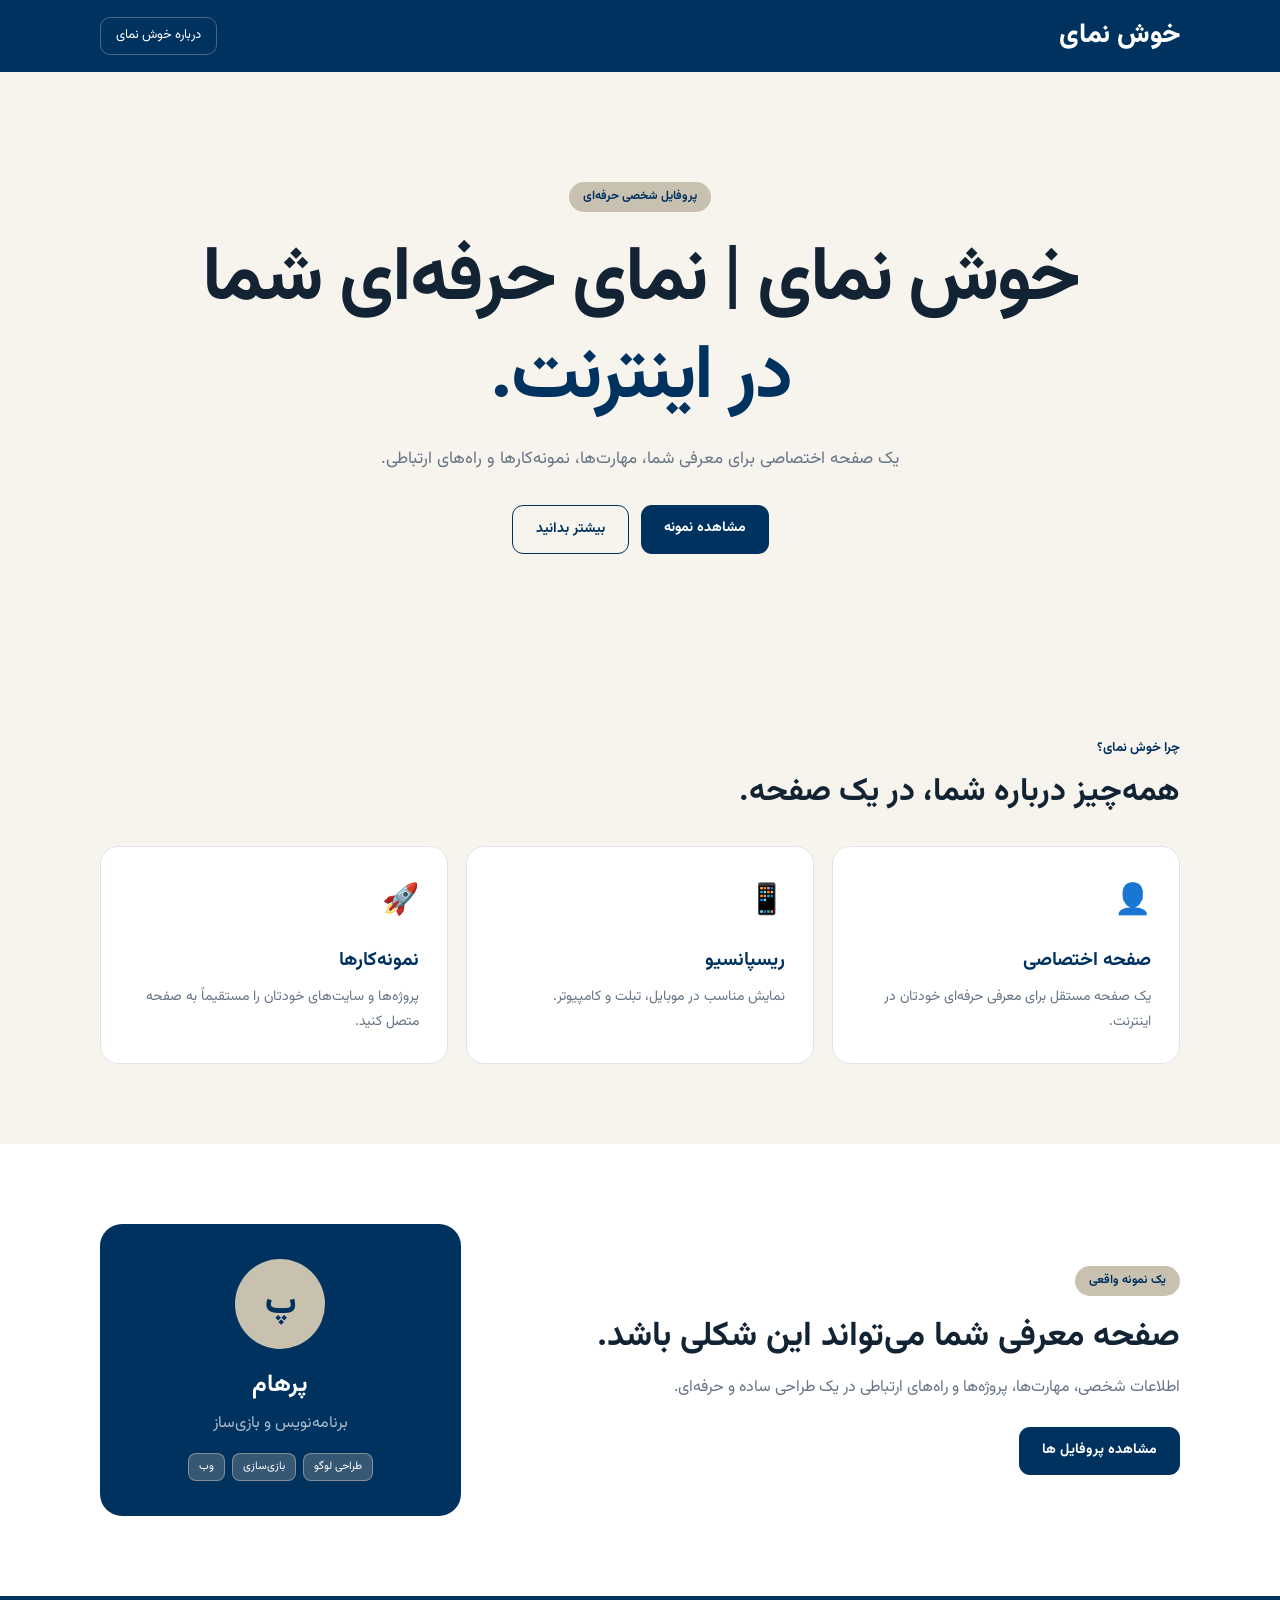
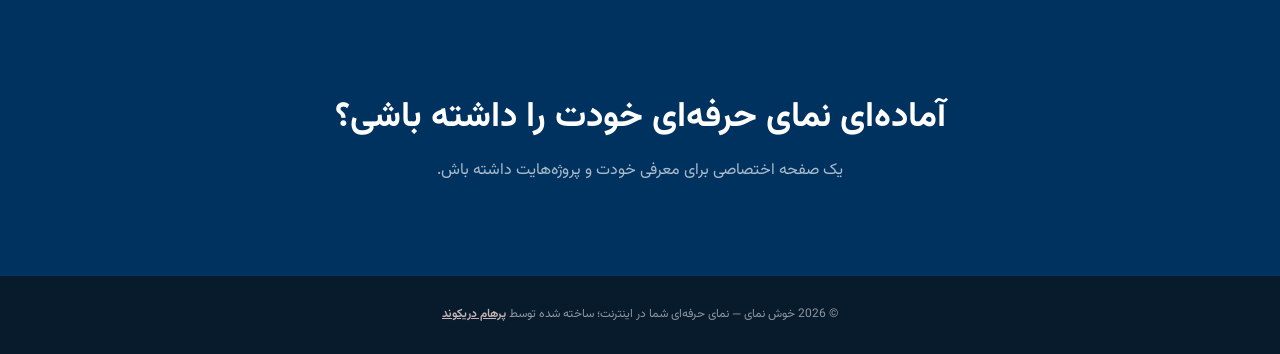
<file: index.html>
<!DOCTYPE html>
<html lang="fa" dir="rtl">

<head>

    <meta charset="UTF-8">

    <meta name="viewport" content="width=device-width, initial-scale=1.0">
    <link rel="icon" type="image/webp" href="logo.webp">
    <title>
        خوش نمای | نمای حرفه‌ای شما در اینترنت
    </title>
    <link href="https://fonts.googleapis.com/css2?family=Vazirmatn:wght@100..900&display=swap" rel="stylesheet">

    <meta name="description" content="خوش نمای؛ صفحه معرفی شخصی حرفه‌ای برای حضور بهتر شما در اینترنت.">

    <link rel="stylesheet" href="css/style.css">

</head>


<body>

    <!-- ================================
         Header
    ================================= -->

    <header>

        <div class="container nav">

            <a href="./" class="brand">
                خوش نمای
            </a>

            <a href="#about" class="nav-link">
                درباره خوش نمای
            </a>

        </div>

    </header>


    <main>

        <!-- ================================
             Hero
        ================================= -->

        <section class="hero">

            <div class="container hero-content">

                <span class="badge">
                    پروفایل شخصی حرفه‌ای
                </span>

                <h1>
                    خوش نمای | نمای حرفه‌ای شما
                    <br>
                    <span>در اینترنت.</span>
                </h1>

                <p>
                    یک صفحه اختصاصی برای معرفی شما،
                    مهارت‌ها، نمونه‌کارها و راه‌های ارتباطی.
                </p>

                <div class="hero-actions">

                    <a href="profiles/parham/" class="button primary">
                        مشاهده نمونه
                    </a>

                    <a href="#about" class="button secondary">
                        بیشتر بدانید
                    </a>

                </div>

            </div>

        </section>


        <!-- ================================
             Features
        ================================= -->

        <section id="about" class="section">

            <div class="container">

                <div class="section-heading">

                    <span>
                        چرا خوش نمای؟
                    </span>

                    <h2>
                        همه‌چیز درباره شما،
                        در یک صفحه.
                    </h2>

                </div>


                <div class="features">

                    <article class="feature-card">

                        <div class="feature-icon">
                            👤
                        </div>

                        <h3>
                            صفحه اختصاصی
                        </h3>

                        <p>
                            یک صفحه مستقل برای معرفی
                            حرفه‌ای خودتان در اینترنت.
                        </p>

                    </article>


                    <article class="feature-card">

                        <div class="feature-icon">
                            📱
                        </div>

                        <h3>
                            ریسپانسیو
                        </h3>

                        <p>
                            نمایش مناسب در موبایل،
                            تبلت و کامپیوتر.
                        </p>

                    </article>


                    <article class="feature-card">

                        <div class="feature-icon">
                            🚀
                        </div>

                        <h3>
                            نمونه‌کارها
                        </h3>

                        <p>
                            پروژه‌ها و سایت‌های خودتان
                            را مستقیماً به صفحه متصل کنید.
                        </p>

                    </article>

                </div>

            </div>

        </section>


        <!-- ================================
             Profile Showcase
        ================================= -->

        <section class="showcase section">

            <div class="container showcase-content">

                <div>

                    <span class="badge">
                        یک نمونه واقعی
                    </span>

                    <h2>
                        صفحه معرفی شما
                        می‌تواند این شکلی باشد.
                    </h2>

                    <p>
                        اطلاعات شخصی، مهارت‌ها،
                        پروژه‌ها و راه‌های ارتباطی
                        در یک طراحی ساده و حرفه‌ای.
                    </p>

                    <a href="./profiles.html" class="button primary">
                        مشاهده پروفایل ها
                    </a>

                </div>


                <div class="showcase-card">

                    <div class="showcase-avatar">
                        پ
                    </div>

                    <h3>
                        پرهام
                    </h3>

                    <p>
                        برنامه‌نویس و بازی‌ساز
                    </p>

                    <div class="showcase-tags">

                        <span>طراحی لوگو</span>
                        <span>بازی‌سازی</span>
                        <span>وب</span>

                    </div>

                </div>

            </div>

        </section>


        <!-- ================================
             Simple CTA
        ================================= -->

        <section class="cta">

            <div class="container">

                <h2>
                    آماده‌ای نمای حرفه‌ای
                    خودت را داشته باشی؟
                </h2>

                <p>
                    یک صفحه اختصاصی برای معرفی خودت
                    و پروژه‌هایت داشته باش.
                </p>

            </div>

        </section>

    </main>


    <!-- ================================
         Footer
    ================================= -->

    <footer>

        <div class="container">

            © 2026 خوش نمای — نمای حرفه‌ای شما در اینترنت؛ ساخته شده توسط <a href="profiles/parham/"><strong>پرهام دریکوند</strong></a>

        </div>

    </footer>

</body>

</html>
</file>
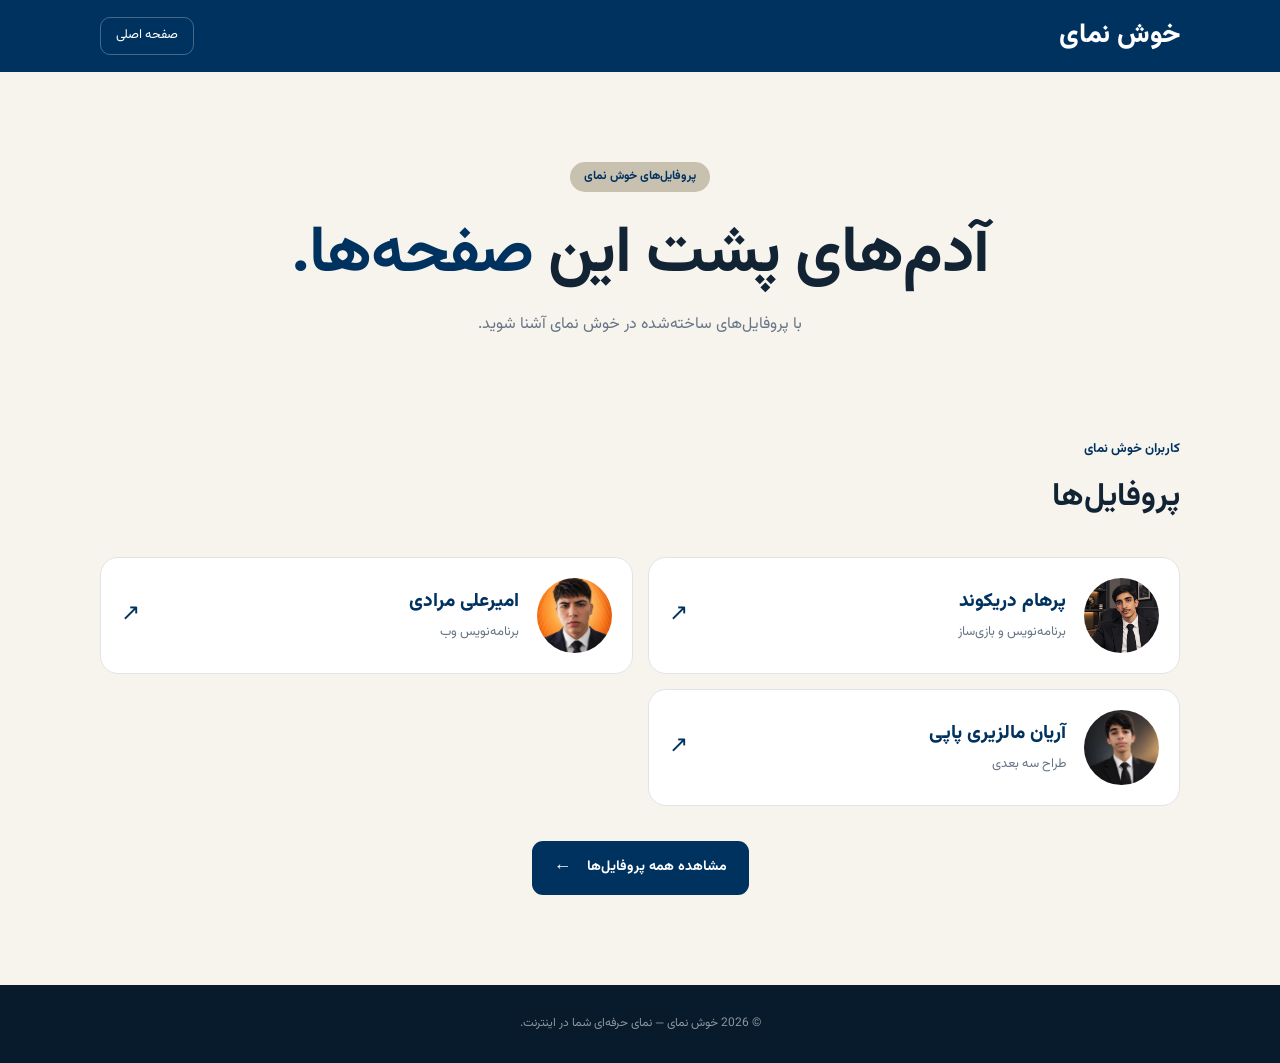
<file: profiles.html>
<!DOCTYPE html>
<html lang="fa" dir="rtl">

<head>
    <meta charset="UTF-8">
    <meta name="viewport" content="width=device-width, initial-scale=1.0">

    <title>پروفایل‌ها | خوش نمای</title>
    <link rel="icon" type="image/webp" href="logo.webp">
    <meta name="description"
        content="پروفایل‌های ساخته‌شده در خوش نمای؛ افراد و متخصصانی که نمای حرفه‌ای خود را در اینترنت ساخته‌اند.">

    <link rel="stylesheet" href="css/profiles.css">

    <link href="https://fonts.googleapis.com/css2?family=Vazirmatn:wght@100..900&display=swap" rel="stylesheet">
</head>

<body>

    <!-- Header -->
    <header>
        <div class="container nav">

            <a href="./" class="brand">
                خوش نمای
            </a>

            <a href="./" class="back-link">
                صفحه اصلی
            </a>

        </div>
    </header>


    <main>

        <!-- Hero -->
        <section class="profiles-hero">

            <div class="container">

                <span class="badge">
                    پروفایل‌های خوش نمای
                </span>

                <h1>
                    آدم‌های پشت این
                    <span>صفحه‌ها.</span>
                </h1>

                <p>
                    با پروفایل‌های ساخته‌شده در خوش نمای
                    آشنا شوید.
                </p>

            </div>

        </section>


        <!-- Profiles -->
        <section class="profiles-section">

            <div class="container">

                <div class="section-heading">

                    <span>
                        کاربران خوش نمای
                    </span>

                    <h2>
                        پروفایل‌ها
                    </h2>

                </div>


                <div class="profiles-grid">

                    <!-- Profile 01 -->
                    <a href="profiles/parham/" class="profile-card">

                        <div class="profile-avatar">
                            <img src="profiles/parham/images/profile.webp" alt="پرهام دریکوند">
                        </div>

                        <div class="profile-info">

                            <h3>
                                پرهام دریکوند
                            </h3>

                            <p>
                                برنامه‌نویس و بازی‌ساز
                            </p>

                        </div>

                        <span class="profile-arrow">
                            ↗
                        </span>

                    </a>




                    <!-- Profile 02 -->
                    <a href="profiles/amirali_moradi/index.html" class="profile-card">

                        <div class="profile-avatar">
                            <img src="profiles/amirali_moradi/images/profile.webp" alt="عکس چهره امیرعلی مرادی">
                        </div>

                        <div class="profile-info">

                            <h3>
                                امیرعلی مرادی
                            </h3>

                            <p>
                                برنامه‌نویس وب
                            </p>

                        </div>

                        <span class="profile-arrow">
                            ↗
                        </span>

                    </a>

                    <!-- Profile 03 -->
                    <a href="profiles/arian_malziri_papi/index.html" class="profile-card">

                        <div class="profile-avatar">
                            <img src="profiles/arian_malziri_papi/images/profile.webp"
                                alt="عکس چهره آریان مالزیری پاپی">
                        </div>

                        <div class="profile-info">

                            <h3>
                                آریان مالزیری پاپی
                            </h3>

                            <p>
                                طراح سه بعدی
                            </p>

                        </div>

                        <span class="profile-arrow">
                            ↗
                        </span>

                    </a>
                </div>
                <!-- All Profiles -->
                <div class="all-profiles">

                    <a href="./profiles/index.html" class="all-profiles-button">
                        مشاهده همه پروفایل‌ها
                        <span>←</span>
                    </a>

                </div>

            </div>
        </section>

    </main>


    <!-- Footer -->
    <footer>

        <div class="container">

            © 2026 خوش نمای — نمای حرفه‌ای شما در اینترنت.

        </div>

    </footer>

</body>

</html>
</file>
<file: css/style.css>
/* ========================================
   Reset
======================================== */

* {
    margin: 0;
    padding: 0;

    box-sizing: border-box;
}

html {
    scroll-behavior: smooth;
}

body {
    background: #f7f4ee;
    color: #122334;

    font-family: "Vazirmatn", Tahoma, sans-serif;

    line-height: 1.8;
}

a {
    color: inherit;

    text-decoration: none;
}


/* ========================================
   Container
======================================== */

.container {
    width: min(1080px, 92%);

    margin: 0 auto;
}


/* ========================================
   Header
======================================== */

header {
    position: sticky;

    top: 0;

    z-index: 100;

    background: #003260;

    color: #ffffff;
}

.nav {
    height: 72px;

    display: flex;
    align-items: center;
    justify-content: space-between;
}

.brand {
    font-size: 27px;

    font-weight: 800;
}

.nav-link {
    padding: 6px 15px;

    border: 1px solid #ffffff44;

    border-radius: 10px;

    font-size: 13px;

    transition: 0.2s ease;
}

.nav-link:hover {
    background: #C9C1B0;

    color: #003260;

    border-color: #C9C1B0;
}


/* ========================================
   Hero
======================================== */

.hero {
    padding: 110px 0 100px;

    text-align: center;
}

.hero-content {
    display: flex;

    flex-direction: column;

    align-items: center;
}

.badge {
    display: inline-block;

    padding: 4px 14px;

    background: #C9C1B0;

    color: #003260;

    border-radius: 50px;

    font-size: 12px;

    font-weight: 700;
}

.hero h1 {
    margin-top: 20px;

    font-size: clamp(45px, 7vw, 76px);

    line-height: 1.3;

    letter-spacing: -2px;
}

.hero h1 span {
    color: #003260;
}

.hero p {
    max-width: 650px;

    margin-top: 15px;

    color: #667586;

    font-size: 17px;
}

.hero-actions {
    display: flex;

    flex-wrap: wrap;

    justify-content: center;

    gap: 12px;

    margin-top: 30px;
}


/* ========================================
   Buttons
======================================== */

.button {
    display: inline-block;

    padding: 11px 23px;

    border-radius: 11px;

    font-size: 14px;

    font-weight: 700;

    transition: 0.2s ease;
}

.button:hover {
    transform: translateY(-3px);
}

.primary {
    background: #003260;

    color: #ffffff;
}

.secondary {
    border: 1px solid #003260;

    color: #003260;
}


/* ========================================
   Sections
======================================== */

.section {
    padding: 80px 0;
}

.section-heading {
    margin-bottom: 30px;
}

.section-heading span {
    color: #003260;

    font-size: 13px;

    font-weight: 700;
}

.section-heading h2 {
    max-width: 650px;

    margin-top: 5px;

    color: #122334;

    font-size: 32px;

    line-height: 1.5;
}


/* ========================================
   Features
======================================== */

.features {
    display: grid;

    grid-template-columns: repeat(3, 1fr);

    gap: 18px;
}

.feature-card {
    padding: 28px;

    background: #ffffff;

    border: 1px solid #e0e4e8;

    border-radius: 18px;

    transition: 0.2s ease;
}

.feature-card:hover {
    transform: translateY(-5px);

    border-color: #C9C1B0;

    box-shadow: 0 15px 35px #00326012;
}

.feature-icon {
    font-size: 30px;
}

.feature-card h3 {
    margin-top: 15px;

    color: #003260;

    font-size: 19px;
}

.feature-card p {
    margin-top: 7px;

    color: #667586;

    font-size: 14px;
}


/* ========================================
   Showcase
======================================== */

.showcase {
    background: #ffffff;
}

.showcase-content {
    display: grid;

    grid-template-columns: 1.3fr 0.7fr;

    align-items: center;

    gap: 50px;
}

.showcase h2 {
    max-width: 600px;

    margin-top: 15px;

    color: #122334;

    font-size: 34px;

    line-height: 1.5;
}

.showcase p {
    max-width: 600px;

    margin: 12px 0 25px;

    color: #667586;
}


/* ========================================
   Showcase Card
======================================== */

.showcase-card {
    padding: 35px;

    background: #003260;

    color: #ffffff;

    border-radius: 22px;

    text-align: center;
}

.showcase-avatar {
    width: 90px;
    height: 90px;

    display: flex;

    align-items: center;
    justify-content: center;

    margin: 0 auto 15px;

    background: #C9C1B0;

    color: #003260;

    border-radius: 50%;

    font-size: 35px;

    font-weight: 800;
}

.showcase-card h3 {
    font-size: 24px;
}

.showcase-card p {
    margin: 2px 0 15px;

    color: #ffffffaa;
}

.showcase-tags {
    display: flex;

    flex-wrap: wrap;

    justify-content: center;

    gap: 7px;
}

.showcase-tags span {
    padding: 3px 10px;

    background: #C9C1B044;

    border: 1px solid #C9C1B088;

    border-radius: 8px;

    font-size: 11px;
}


/* ========================================
   CTA
======================================== */

.cta {
    padding: 90px 0;

    background: #003260;

    color: #ffffff;

    text-align: center;
}

.cta h2 {
    font-size: 35px;
}

.cta p {
    margin-top: 8px;

    color: #ffffffaa;
}


/* ========================================
   Footer
======================================== */

footer {
    padding: 28px 0;

    background: #071b2d;

    color: #ffffff88;

    font-size: 12px;

    text-align: center;
}


/* ========================================
   Responsive
======================================== */

@media (max-width: 700px) {

    .nav-link {
        display: none;
    }

    .hero {
        padding: 75px 0;
    }

    .hero h1 {
        font-size: 43px;

        letter-spacing: -1px;
    }

    .hero p {
        font-size: 15px;
    }

    .features {
        grid-template-columns: 1fr;
    }

    .showcase-content {
        grid-template-columns: 1fr;

        gap: 35px;
    }

    .showcase h2 {
        font-size: 28px;
    }

    .cta {
        padding: 70px 20px;
    }

    .cta h2 {
        font-size: 28px; 
    }
}

strong {
    color: var(--accent);
    font-weight: 600;
    color: #c7b4b4;
    text-decoration: underline;
    margin: 0;
    padding: 0;
    box-sizing: border-box;
}
</file>
<file: css/profiles.css>
/* ========================================
   Reset
======================================== */

* {
    margin: 0;
    padding: 0;
    box-sizing: border-box;
}

html {
    scroll-behavior: smooth;
}

body {
    min-height: 100vh;
    min-height: 100dvh;

    display: flex;
    flex-direction: column;

    background: #f7f4ee;
    color: #122334;
    font-family: "Vazirmatn", Tahoma, sans-serif;
    line-height: 1.8;
}

main {
    flex: 1;
}

a {
    color: inherit;
    text-decoration: none;
}


/* ========================================
   Container
======================================== */

.container {
    width: min(1080px, 92%);
    margin: 0 auto;
}


/* ========================================
   Header
======================================== */

header {
    position: sticky;
    top: 0;
    z-index: 100;
    background: #003260;
    color: #ffffff;
}

.nav {
    height: 72px;

    display: flex;
    align-items: center;
    justify-content: space-between;
}

.brand {
    color: #ffffff;
    font-size: 27px;
    font-weight: 800;
}

.back-link {
    padding: 6px 15px;

    border: 1px solid #ffffff44;
    border-radius: 10px;

    color: #ffffff;
    font-size: 13px;

    transition: 0.2s ease;
}

.back-link:hover {
    background: #C9C1B0;
    color: #003260;
    border-color: #C9C1B0;
}


/* ========================================
   Hero
======================================== */

.profiles-hero {
    padding: 90px 0 75px;
    text-align: center;
}

.profiles-hero .container {
    display: flex;
    flex-direction: column;
    align-items: center;
}

.badge {
    display: inline-block;

    padding: 4px 14px;

    background: #C9C1B0;
    color: #003260;

    border-radius: 50px;

    font-size: 12px;
    font-weight: 700;
}

.profiles-hero h1 {
    margin-top: 20px;

    color: #122334;

    font-size: clamp(42px, 6vw, 65px);
    line-height: 1.35;
    letter-spacing: -1px;
}

.profiles-hero h1 span {
    color: #003260;
}

.profiles-hero p {
    max-width: 600px;

    margin-top: 12px;

    color: #667586;
    font-size: 16px;
}


/* ========================================
   Profiles Section
======================================== */

.profiles-section {
    padding: 20px 0 90px;
}

.section-heading {
    margin-bottom: 30px;
}

.section-heading span {
    color: #003260;

    font-size: 13px;
    font-weight: 700;
}

.section-heading h2 {
    margin-top: 5px;

    color: #122334;
    font-size: 32px;
}


/* ========================================
   Profiles Grid
======================================== */

.profiles-grid {
    display: grid;

    grid-template-columns: repeat(2, 1fr);

    gap: 15px;
}


/* ========================================
   Profile Card
======================================== */

.profile-card {
    position: relative;

    display: flex;
    align-items: center;

    gap: 18px;

    padding: 20px;

    background: #ffffff;

    border: 1px solid #e0e4e8;
    border-radius: 18px;

    transition: 0.2s ease;
}

.profile-card:hover {
    transform: translateY(-5px);

    border-color: #C9C1B0;

    box-shadow: 0 15px 35px #00326012;
}


/* ========================================
   Avatar
======================================== */

.profile-avatar {
    width: 75px;
    height: 75px;

    flex-shrink: 0;

    overflow: hidden;

    border-radius: 50%;

    background: #C9C1B0;
}

.profile-avatar img {
    width: 100%;
    height: 100%;

    display: block;

    object-fit: cover;
}

.avatar-placeholder {
    width: 100%;
    height: 100%;

    display: flex;
    align-items: center;
    justify-content: center;

    color: #003260;

    font-size: 27px;
    font-weight: 800;
}


/* ========================================
   Profile Info
======================================== */

.profile-info {
    min-width: 0;
}

.profile-info h3 {
    color: #003260;

    font-size: 19px;
    font-weight: 800;
}

.profile-info p {
    margin-top: 2px;

    color: #667586;

    font-size: 13px;
}


/* ========================================
   Arrow
======================================== */

.profile-arrow {
    margin-right: auto;

    color: #003260;

    font-size: 23px;

    transition: 0.2s ease;
}

.profile-card:hover .profile-arrow {
    transform: translateX(-5px);
}


/* ========================================
   All Profiles Button
======================================== */

.all-profiles {
    display: flex;
    justify-content: center;

    margin-top: 35px;
}

.all-profiles-button {
    display: inline-flex;
    align-items: center;

    gap: 15px;

    padding: 11px 22px;

    background: #003260;
    color: #ffffff;

    border-radius: 11px;

    font-size: 14px;
    font-weight: 700;

    transition: 0.2s ease;
}

.all-profiles-button:hover {
    background: #C9C1B0;
    color: #003260;

    transform: translateY(-3px);
}

.all-profiles-button span {
    font-size: 18px;
}


/* ========================================
   Footer
======================================== */

footer {
    padding: 28px 0;

    background: #071b2d;
    color: #ffffff88;

    font-size: 12px;
    text-align: center;
}


/* ========================================
   Responsive
======================================== */

@media (max-width: 700px) {

    .container {
        width: 92%;
    }

    .nav {
        height: 65px;
    }

    .brand {
        font-size: 24px;
    }

    .back-link {
        padding: 5px 12px;
        font-size: 12px;
    }

    .profiles-hero {
        padding: 70px 0 55px;
    }

    .profiles-hero h1 {
        font-size: 43px;
        letter-spacing: -1px;
    }

    .profiles-hero p {
        font-size: 14px;
    }

    .profiles-section {
        padding-bottom: 70px;
    }

    .profiles-grid {
        grid-template-columns: 1fr;
    }

    .section-heading h2 {
        font-size: 28px;
    }

    .profile-card {
        padding: 17px;
    }

    .profile-avatar {
        width: 65px;
        height: 65px;
    }

    .profile-info h3 {
        font-size: 17px;
    }

    .profile-info p {
        font-size: 12px;
    }
}


/* ========================================
   Small Mobile
======================================== */

@media (max-width: 430px) {

    .profiles-hero {
        padding: 55px 0 45px;
    }

    .profiles-hero h1 {
        font-size: 36px;
    }

    .profiles-hero p {
        font-size: 13px;
    }

    .profile-card {
        gap: 13px;
        padding: 14px;
    }

    .profile-avatar {
        width: 58px;
        height: 58px;
    }

    .avatar-placeholder {
        font-size: 22px;
    }

    .profile-info h3 {
        font-size: 16px;
    }

    .profile-arrow {
        font-size: 19px;
    }

    .all-profiles-button {
        width: 100%;

        justify-content: center;
    }
}
</file>
